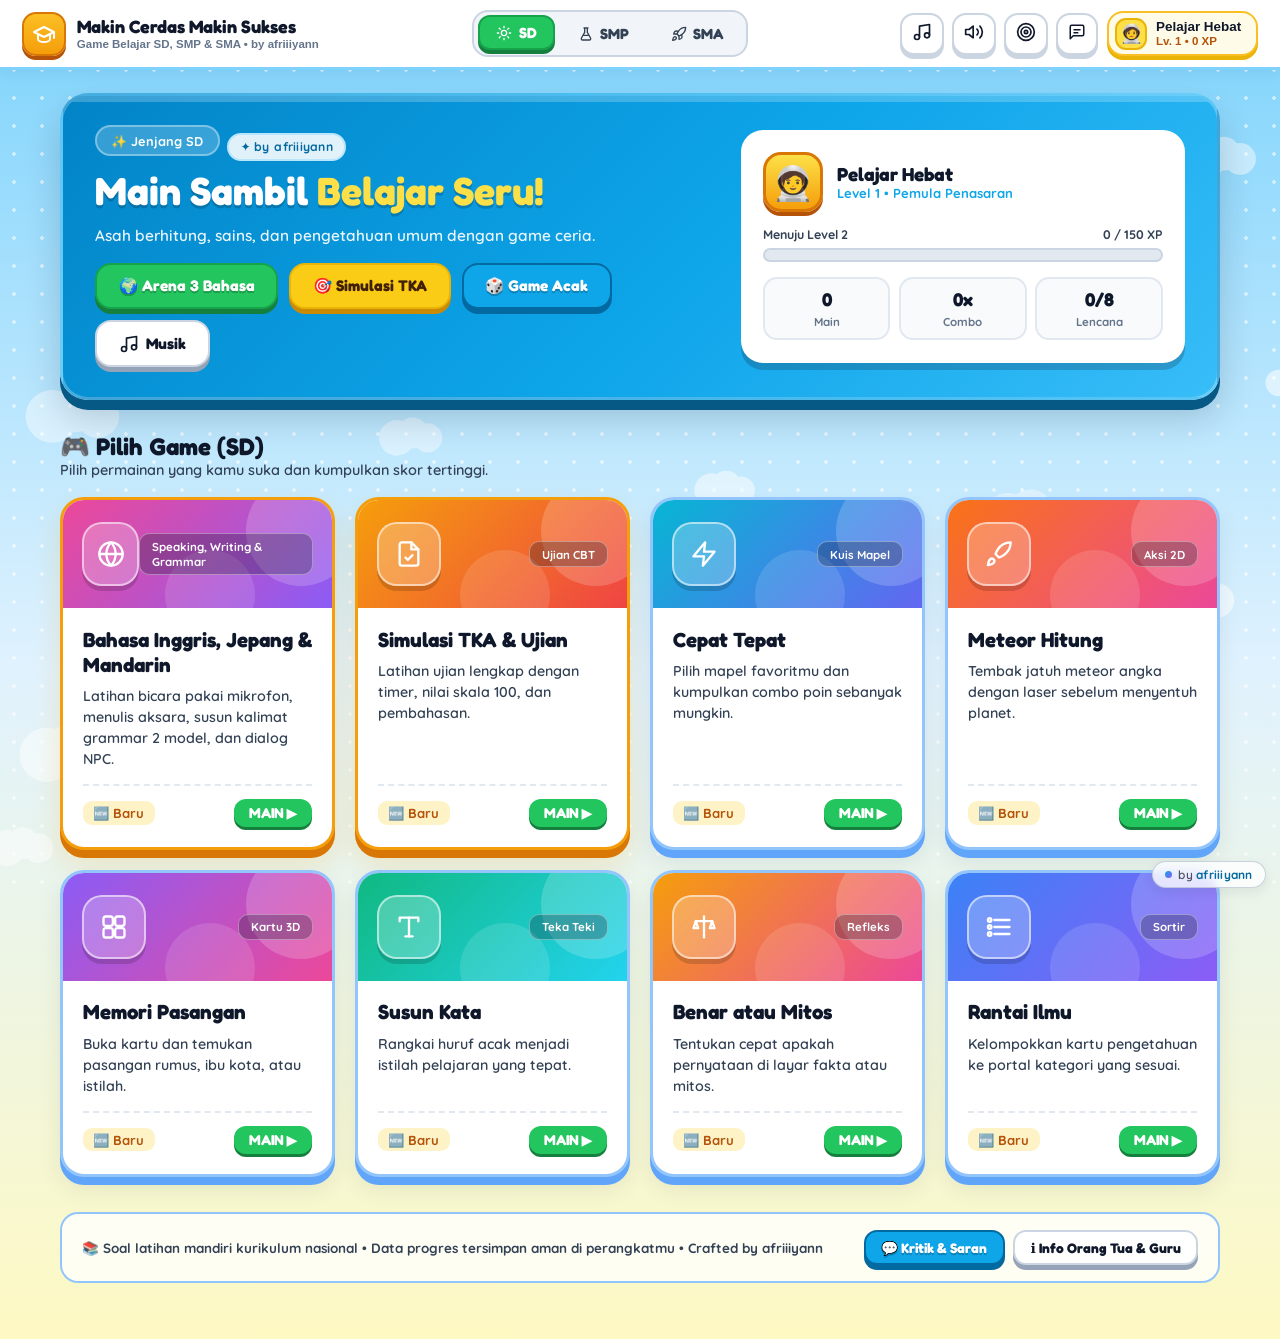
<file: index.html>
<!DOCTYPE html>
<html lang="id" data-grade="SD">
<head>
  <meta charset="UTF-8" />
  <meta name="viewport" content="width=device-width, initial-scale=1.0" />
  <meta name="theme-color" content="#0f172a" />
  <meta name="mobile-web-app-capable" content="yes" />
  <meta name="apple-mobile-web-app-capable" content="yes" />
  <title>Makin Cerdas Makin Sukses | Game Edukasi SD, SMP & SMA</title>
  <meta name="description" content="Game edukasi seru berbasis pengetahuan untuk pelajar SD, SMP, dan SMA. Lengkap dengan latihan soal, simulasi TKA, dan musik pilihan." />
  <meta property="og:title" content="Makin Cerdas Makin Sukses | Arena Game Edukasi SD, SMP & SMA" />
  <meta property="og:description" content="Platform game edukasi interaktif Kurikulum Merdeka, K13, simulasi TKA/ANBK/UTBK, dan Arena 3 Bahasa." />
  <meta property="og:type" content="website" />
  <link rel="icon" type="image/svg+xml" href="data:image/svg+xml,%3Csvg xmlns='http://www.w3.org/2000/svg' viewBox='0 0 64 64'%3E%3Crect width='64' height='64' rx='16' fill='%232563eb'/%3E%3Ctext x='50%25' y='54%25' dominant-baseline='middle' text-anchor='middle' font-size='36'%3E%F0%9F%8E%93%3C/text%3E%3C/svg%3E" />
  <link rel="preconnect" href="https://fonts.googleapis.com" />
  <link rel="preconnect" href="https://fonts.gstatic.com" crossorigin />
  <!-- SD: Fredoka + Quicksand | SMP: Rubik + Poppins | SMA: Chakra Petch + Rajdhani -->
  <link href="https://fonts.googleapis.com/css2?family=Chakra+Petch:wght@600;700&family=Fredoka:wght@600;700&family=Poppins:wght@500;600;700&family=Quicksand:wght@600;700&family=Rajdhani:wght@600;700&family=Rubik:wght@700;800&display=swap" rel="stylesheet" />
  <link rel="stylesheet" href="styles/main.css" />
  <link rel="stylesheet" href="styles/games.css" />
</head>
<body>
  <canvas id="bg-canvas" aria-hidden="true"></canvas>
  <canvas id="fx-canvas" aria-hidden="true"></canvas>

  <header class="topbar">
    <div class="topbar-left">
      <button id="btn-home-logo" class="brand" title="Kembali ke Beranda">
        <span class="brand-icon" id="brand-icon-slot"></span>
        <span class="brand-text">
          <strong>Makin Cerdas Makin Sukses</strong>
          <small id="brand-subtitle">Game Belajar SD, SMP &amp; SMA • by afriiiyann</small>
        </span>
      </button>
    </div>

    <div class="topbar-center">
      <div class="grade-pill-group" role="radiogroup" aria-label="Pilih Jenjang">
        <button class="grade-pill" data-grade="SD" aria-checked="true">
          <span class="grade-icon-slot" data-icon="sd"></span> SD
        </button>
        <button class="grade-pill" data-grade="SMP" aria-checked="false">
          <span class="grade-icon-slot" data-icon="smp"></span> SMP
        </button>
        <button class="grade-pill" data-grade="SMA" aria-checked="false">
          <span class="grade-icon-slot" data-icon="sma"></span> SMA
        </button>
      </div>
    </div>

    <div class="topbar-right">
      <button id="btn-music" class="icon-btn music-btn" title="Musik Latar" aria-label="Studio Musik">
        <span id="music-icon-slot"></span>
        <span id="music-eq" class="eq-bars hidden" aria-hidden="true">
          <i></i><i></i><i></i>
        </span>
      </button>
      <button id="btn-sound" class="icon-btn" title="Efek Suara" aria-label="Efek Suara">
        <span id="sound-icon"></span>
      </button>
      <button id="btn-quests" class="icon-btn badge-btn" title="Misi Harian" aria-label="Misi Harian">
        <span id="quest-icon-slot"></span>
        <span id="quest-dot" class="notif-dot hidden"></span>
      </button>
      <button id="btn-feedback" class="icon-btn" title="Kritik & Saran" aria-label="Kritik dan Saran">
        <span id="feedback-icon-slot"></span>
      </button>
      <button id="btn-profile" class="profile-chip" title="Profil & Lencana">
        <span id="nav-avatar" class="avatar-mini">🧑‍🚀</span>
        <div class="profile-chip-info">
          <span id="nav-name" class="chip-name">Pelajar</span>
          <span id="nav-level" class="chip-level">Lv. 1 • 0 XP</span>
        </div>
      </button>
    </div>
  </header>

  <main id="app-root" class="app-root"></main>

  <div id="toast-container" class="toast-container" aria-live="polite"></div>

  <div id="modal-backdrop" class="modal-backdrop hidden" role="dialog" aria-modal="true">
    <div id="modal-content" class="modal-card"></div>
  </div>

  <div class="watermark-pill" aria-hidden="true">
    <span class="watermark-dot"></span>
    <span>by <strong>afriiiyann</strong></span>
  </div>

  <script type="module" src="src/app.js"></script>
  <script defer src="https://static.cloudflareinsights.com/beacon.min.js" data-cf-beacon='{"token": "742f11b09d3942aa87ccdfd9c750c2f5"}'></script>
</body>
</html>
</file>
<file: styles/main.css>
/* =====================================================
   Makin Cerdas Makin Sukses v3.0 — Tactile Modern Game UI
   Inspired by Duolingo, Kahoot, Nintendo & Supercell UI
   Zero generic AI dark-glassmorphism!
   ===================================================== */

:root {
  --bg-page: linear-gradient(180deg, #bae6fd 0%, #e0f2fe 52%, #f0fdf4 100%);
  --bg-pattern: radial-gradient(rgba(14, 165, 233, 0.14) 1.5px, transparent 1.5px);
  --topbar-bg: #ffffff;
  --topbar-border: #cbd5e1;

  --card-bg: #ffffff;
  --card-border: #cbd5e1;
  --card-shadow: #cbd5e1;
  --panel-soft: #f1f5f9;

  --text-primary: #0f172a;
  --text-secondary: #334155;
  --text-muted: #64748b;

  /* Tactile Game Palette */
  --primary: #0284c7;
  --primary-dark: #0369a1;
  --success: #22c55e;
  --success-dark: #15803d;
  --amber: #f59e0b;
  --amber-dark: #b45309;
  --danger: #ef4444;
  --danger-dark: #b91c1c;
  --purple: #8b5cf6;
  --purple-dark: #6d28d9;
  --pink: #ec4899;
  --pink-dark: #be185d;

  /* Kahoot-style Option Colors */
  --opt-a: #ef4444; --opt-a-dark: #b91c1c;
  --opt-b: #3b82f6; --opt-b-dark: #1d4ed8;
  --opt-c: #f59e0b; --opt-c-dark: #b45309;
  --opt-d: #10b981; --opt-d-dark: #047857;

  --radius-sm: 12px;
  --radius-md: 18px;
  --radius-lg: 24px;
  --radius-pill: 999px;

  --font-display: 'Fredoka', system-ui, sans-serif;
  --font-body: 'Nunito', system-ui, sans-serif;
}

/* ====== WORLD 1: SD — Taman Langit Ceria (Fredoka + Quicksand) ====== */
html[data-grade="SD"] {
  --bg-page: linear-gradient(180deg, #7dd3fc 0%, #e0f2fe 50%, #fef9c3 100%);
  --bg-pattern: radial-gradient(rgba(255, 255, 255, 0.55) 2px, transparent 2px);
  --topbar-bg: #ffffff;
  --topbar-border: #7dd3fc;
  --card-border: #93c5fd;
  --card-shadow: #60a5fa;
  --primary: #0ea5e9;
  --primary-dark: #0369a1;
  --hero-bg: linear-gradient(135deg, #0284c7 0%, #0ea5e9 55%, #38bdf8 100%);
  --hero-shadow: #075985;
  --font-display: 'Fredoka', system-ui, sans-serif;
  --font-body: 'Quicksand', system-ui, sans-serif;
  --btn-text-shadow: 0 2px 0 rgba(0, 0, 0, 0.22);
}

/* ====== WORLD 2: SMP — Akademi Petualang (Rubik + Poppins) ====== */
html[data-grade="SMP"] {
  --bg-page: linear-gradient(180deg, #e0e7ff 0%, #eef2ff 55%, #ecfeff 100%);
  --bg-pattern: radial-gradient(rgba(99, 102, 241, 0.14) 1.5px, transparent 1.5px);
  --topbar-bg: #ffffff;
  --topbar-border: #c7d2fe;
  --card-border: #c7d2fe;
  --card-shadow: #a5b4fc;
  --primary: #4f46e5;
  --primary-dark: #3730a3;
  --hero-bg: linear-gradient(135deg, #4338ca 0%, #6366f1 60%, #06b6d4 100%);
  --hero-shadow: #312e81;
  --font-display: 'Rubik', system-ui, sans-serif;
  --font-body: 'Poppins', system-ui, sans-serif;
  --btn-text-shadow: 0 2px 0 rgba(0, 0, 0, 0.2);
}

/* ====== WORLD 3: SMA — Arena Juara (Chakra Petch + Rajdhani) ====== */
html[data-grade="SMA"] {
  --bg-page: linear-gradient(180deg, #f1f5f9 0%, #f8fafc 55%, #fff7ed 100%);
  --bg-pattern: linear-gradient(rgba(15, 23, 42, 0.04) 1px, transparent 1px), linear-gradient(90deg, rgba(15, 23, 42, 0.04) 1px, transparent 1px);
  --topbar-bg: #ffffff;
  --topbar-border: #cbd5e1;
  --card-border: #cbd5e1;
  --card-shadow: #94a3b8;
  --primary: #ea580c;
  --primary-dark: #9a3412;
  --hero-bg: linear-gradient(135deg, #0f172a 0%, #1e293b 62%, #c2410c 100%);
  --hero-shadow: #020617;
  --font-display: 'Chakra Petch', system-ui, sans-serif;
  --font-body: 'Rajdhani', system-ui, sans-serif;
  --btn-text-shadow: none;
}

*, *::before, *::after {
  box-sizing: border-box;
  margin: 0;
  padding: 0;
}

html, body {
  min-height: 100vh;
  background: var(--bg-page);
  color: var(--text-primary);
  font-family: var(--font-body);
  overflow-x: hidden;
  -webkit-font-smoothing: antialiased;
}

body::before {
  content: '';
  position: fixed;
  inset: 0;
  background-image: var(--bg-pattern);
  background-size: 28px 28px;
  pointer-events: none;
  z-index: 0;
}

/* Canvases */
#bg-canvas,
#fx-canvas {
  position: fixed;
  inset: 0;
  width: 100%;
  height: 100%;
  pointer-events: none;
}
#bg-canvas { z-index: 1; }
#fx-canvas { z-index: 900; }

/* =====================================================
   TOP NAVIGATION HUD BAR
   ===================================================== */
.topbar {
  position: sticky;
  top: 0;
  z-index: 100;
  display: flex;
  align-items: center;
  justify-content: space-between;
  gap: 0.85rem;
  padding: 0.65rem 1.4rem;
  background: var(--topbar-bg);
  border-bottom: 3px solid var(--topbar-border);
  box-shadow: 0 4px 14px rgba(15, 23, 42, 0.06);
}

.brand {
  display: flex;
  align-items: center;
  gap: 0.65rem;
  background: none;
  border: none;
  color: inherit;
  cursor: pointer;
  text-align: left;
  transition: transform 0.18s cubic-bezier(0.34, 1.56, 0.64, 1);
}

.brand:hover { transform: scale(1.03); }

.brand-icon {
  display: grid;
  place-items: center;
  width: 44px;
  height: 44px;
  border-radius: 14px;
  background: linear-gradient(180deg, #fbbf24 0%, #f59e0b 100%);
  color: #fff;
  border: 2px solid #d97706;
  box-shadow: 0 4px 0 #b45309;
  flex-shrink: 0;
}

.brand-text strong {
  display: block;
  font-family: var(--font-display);
  font-size: 1.12rem;
  line-height: 1.15;
  color: var(--text-primary);
  font-weight: 700;
}

.brand-text small {
  display: block;
  font-size: 0.72rem;
  color: var(--text-muted);
  font-weight: 700;
}

/* Tactile 3D Grade Switcher */
.grade-pill-group {
  display: inline-flex;
  background: #f1f5f9;
  border: 2px solid #cbd5e1;
  border-radius: 16px;
  padding: 4px;
  gap: 4px;
}

.grade-pill {
  border: 2px solid transparent;
  background: transparent;
  color: var(--text-secondary);
  font-family: var(--font-display);
  font-weight: 700;
  font-size: 0.92rem;
  padding: 0.42rem 1.05rem;
  border-radius: 12px;
  cursor: pointer;
  display: inline-flex;
  align-items: center;
  gap: 0.38rem;
  transition: all 0.16s ease;
}

.grade-icon-slot { display: inline-flex; align-items: center; }

.grade-pill:hover:not(.active) {
  background: #e2e8f0;
  color: var(--text-primary);
}

.grade-pill.active[data-grade="SD"] {
  background: #22c55e;
  color: #fff;
  border-color: #16a34a;
  box-shadow: 0 4px 0 #15803d;
  transform: translateY(-1px);
}

.grade-pill.active[data-grade="SMP"] {
  background: #4f46e5;
  color: #fff;
  border-color: #4338ca;
  box-shadow: 0 4px 0 #312e81;
  transform: translateY(-1px);
}

.grade-pill.active[data-grade="SMA"] {
  background: #ea580c;
  color: #fff;
  border-color: #c2410c;
  box-shadow: 0 4px 0 #9a3412;
  transform: translateY(-1px);
}

/* Topbar Right Game Buttons */
.topbar-right {
  display: flex;
  align-items: center;
  gap: 0.55rem;
}

.icon-btn {
  position: relative;
  min-width: 42px;
  height: 42px;
  padding: 0 0.6rem;
  border-radius: 14px;
  border: 2px solid #cbd5e1;
  background: #ffffff;
  color: var(--text-primary);
  box-shadow: 0 4px 0 #cbd5e1;
  cursor: pointer;
  display: inline-flex;
  align-items: center;
  justify-content: center;
  gap: 0.35rem;
  transition: transform 0.12s, box-shadow 0.12s, background 0.15s;
}

.icon-btn:hover {
  background: #f8fafc;
  transform: translateY(-1px);
}

.icon-btn:active {
  transform: translateY(3px);
  box-shadow: 0 1px 0 #cbd5e1;
}

.icon-btn.playing {
  background: #dcfce7;
  border-color: #22c55e;
  color: #15803d;
  box-shadow: 0 4px 0 #16a34a;
}

.eq-bars {
  display: inline-flex;
  align-items: flex-end;
  gap: 2px;
  height: 14px;
}

.eq-bars i {
  display: block;
  width: 3px;
  background: #16a34a;
  border-radius: 2px;
  animation: eqBounce 0.65s ease-in-out infinite alternate;
}
.eq-bars i:nth-child(2) { animation-delay: 0.18s; }
.eq-bars i:nth-child(3) { animation-delay: 0.36s; }

@keyframes eqBounce {
  from { height: 4px; }
  to { height: 14px; }
}

.notif-dot {
  position: absolute;
  top: -3px;
  right: -3px;
  width: 12px;
  height: 12px;
  border-radius: 50%;
  background: #ef4444;
  border: 2px solid #fff;
  animation: pulseDot 1.4s infinite;
}

.profile-chip {
  display: flex;
  align-items: center;
  gap: 0.55rem;
  padding: 0.3rem 0.9rem 0.3rem 0.38rem;
  border-radius: 16px;
  border: 2px solid #fbbf24;
  background: #fefce8;
  box-shadow: 0 4px 0 #eab308;
  color: var(--text-primary);
  cursor: pointer;
  transition: transform 0.12s, box-shadow 0.12s;
}

.profile-chip:hover { transform: translateY(-1px); }
.profile-chip:active { transform: translateY(3px); box-shadow: 0 1px 0 #eab308; }

.avatar-mini {
  width: 32px;
  height: 32px;
  border-radius: 11px;
  background: #fde047;
  border: 2px solid #eab308;
  display: grid;
  place-items: center;
  font-size: 1.15rem;
}

.profile-chip-info { text-align: left; line-height: 1.15; }
.chip-name { display: block; font-weight: 800; font-size: 0.84rem; color: #0f172a; }
.chip-level { display: block; font-size: 0.72rem; color: #b45309; font-weight: 800; }

/* =====================================================
   MAIN VIEWPORT & GAME LOBBY HERO
   ===================================================== */
.app-root {
  position: relative;
  z-index: 10;
  max-width: 1200px;
  margin: 0 auto;
  padding: 1.4rem 1.25rem 3.5rem;
}

.hero-banner {
  position: relative;
  overflow: hidden;
  border-radius: 28px;
  padding: 1.85rem 2rem;
  background: var(--hero-bg);
  color: #ffffff;
  border: 3px solid rgba(255, 255, 255, 0.25);
  box-shadow: 0 10px 0 var(--hero-shadow), 0 18px 34px rgba(15, 23, 42, 0.18);
  display: grid;
  grid-template-columns: 1.4fr 1fr;
  gap: 1.5rem;
  align-items: center;
  margin-bottom: 2rem;
  animation: slideUpFade 0.4s ease-out;
}

.hero-banner::after {
  content: '';
  position: absolute;
  top: 0;
  left: 0;
  right: 0;
  height: 6px;
  background: rgba(255, 255, 255, 0.22);
}

.hero-badge {
  display: inline-flex;
  align-items: center;
  gap: 0.45rem;
  padding: 0.35rem 0.9rem;
  border-radius: var(--radius-pill);
  font-size: 0.8rem;
  font-weight: 800;
  background: rgba(255, 255, 255, 0.2);
  border: 2px solid rgba(255, 255, 255, 0.35);
  color: #fff;
  margin-bottom: 0.75rem;
}

.hero-title {
  font-family: var(--font-display);
  font-size: clamp(1.65rem, 3.1vw, 2.45rem);
  line-height: 1.15;
  margin-bottom: 0.65rem;
  text-shadow: 0 3px 0 rgba(0, 0, 0, 0.18);
}

.hero-title .gradient-word {
  color: #fde047;
}

.hero-desc {
  color: rgba(255, 255, 255, 0.92);
  font-size: 0.96rem;
  line-height: 1.5;
  max-width: 560px;
  margin-bottom: 1rem;
  font-weight: 600;
}

.curriculum-tags {
  display: flex;
  flex-wrap: wrap;
  gap: 0.4rem;
  margin-bottom: 1.2rem;
}

.curr-pill {
  font-size: 0.73rem;
  font-weight: 800;
  padding: 0.24rem 0.7rem;
  border-radius: 10px;
  background: rgba(15, 23, 42, 0.24);
  border: 1.5px solid rgba(255, 255, 255, 0.28);
  color: #fff;
}

.hero-actions {
  display: flex;
  flex-wrap: wrap;
  gap: 0.7rem;
}

/* Player Trophy Card in Lobby */
.hero-stats-card {
  background: #ffffff;
  color: var(--text-primary);
  border: 3px solid rgba(255, 255, 255, 0.9);
  border-radius: 22px;
  padding: 1.2rem;
  box-shadow: 0 7px 0 rgba(15, 23, 42, 0.22);
}

.stats-header {
  display: flex;
  align-items: center;
  gap: 0.85rem;
  margin-bottom: 0.95rem;
}

.hero-avatar-big {
  width: 60px;
  height: 60px;
  border-radius: 18px;
  background: linear-gradient(180deg, #fde047 0%, #f59e0b 100%);
  border: 3px solid #d97706;
  box-shadow: 0 4px 0 #b45309;
  display: grid;
  place-items: center;
  font-size: 2.1rem;
  animation: mascotBounce 2.6s ease-in-out infinite;
}

@keyframes mascotBounce {
  0%, 100% { transform: translateY(0) rotate(0deg); }
  50% { transform: translateY(-6px) rotate(-4deg); }
}

.stats-title {
  font-family: var(--font-display);
  font-size: 1.18rem;
  font-weight: 700;
  color: #0f172a;
}

.stats-rank {
  font-size: 0.82rem;
  color: var(--primary);
  font-weight: 800;
}

.xp-bar-wrap { margin-bottom: 0.95rem; }

.xp-bar-labels {
  display: flex;
  justify-content: space-between;
  font-size: 0.78rem;
  color: var(--text-secondary);
  margin-bottom: 0.35rem;
  font-weight: 800;
}

.xp-bar-track {
  height: 14px;
  border-radius: var(--radius-pill);
  background: #e2e8f0;
  border: 2px solid #cbd5e1;
  overflow: hidden;
  padding: 1px;
}

.xp-bar-fill {
  height: 100%;
  border-radius: var(--radius-pill);
  background: linear-gradient(180deg, #4ade80 0%, #22c55e 100%);
  transition: width 0.55s cubic-bezier(0.34, 1.56, 0.64, 1);
}

.mini-stats-grid {
  display: grid;
  grid-template-columns: repeat(3, 1fr);
  gap: 0.55rem;
}

.mini-stat {
  background: #f8fafc;
  border: 2px solid #e2e8f0;
  border-radius: 14px;
  padding: 0.55rem 0.45rem;
  text-align: center;
}

.mini-stat strong {
  display: block;
  font-family: var(--font-display);
  font-size: 1.15rem;
  color: #0f172a;
}

.mini-stat span {
  font-size: 0.72rem;
  color: var(--text-muted);
  font-weight: 700;
}

/* Section Heading */
.section-head {
  display: flex;
  align-items: flex-end;
  justify-content: space-between;
  flex-wrap: wrap;
  gap: 0.75rem;
  margin-bottom: 1.15rem;
}

.section-head h2 {
  font-family: var(--font-display);
  font-size: 1.5rem;
  color: var(--text-primary);
  display: flex;
  align-items: center;
  gap: 0.5rem;
}

.section-head p {
  font-size: 0.9rem;
  color: var(--text-secondary);
  font-weight: 600;
}

/* =====================================================
   COLLECTIBLE ARCADE GAME TILES
   ===================================================== */
.games-grid {
  display: grid;
  grid-template-columns: repeat(auto-fill, minmax(270px, 1fr));
  gap: 1.25rem;
}

.game-card {
  position: relative;
  overflow: hidden;
  border-radius: 24px;
  background: var(--card-bg);
  border: 3px solid var(--card-border);
  box-shadow: 0 8px 0 var(--card-shadow), 0 12px 24px rgba(15, 23, 42, 0.08);
  display: flex;
  flex-direction: column;
  cursor: pointer;
  transition: transform 0.2s cubic-bezier(0.34, 1.56, 0.64, 1), box-shadow 0.2s;
  animation: slideUpFade 0.42s ease-out backwards;
}

.game-card.featured-tka {
  border-color: #f59e0b;
  box-shadow: 0 8px 0 #d97706, 0 14px 28px rgba(245, 158, 11, 0.2);
}

.game-card:hover {
  transform: translateY(-6px);
  box-shadow: 0 13px 0 var(--card-shadow), 0 18px 30px rgba(15, 23, 42, 0.14);
}

.game-card.featured-tka:hover {
  box-shadow: 0 13px 0 #d97706, 0 20px 32px rgba(245, 158, 11, 0.26);
}

.game-card:active {
  transform: translateY(3px);
  box-shadow: 0 3px 0 var(--card-shadow);
}

/* Illustrated Game Banner Header */
.game-card-banner {
  position: relative;
  height: 108px;
  padding: 1rem 1.2rem;
  background: var(--card-bg-banner, linear-gradient(135deg, #0ea5e9, #3b82f6));
  display: flex;
  align-items: center;
  justify-content: space-between;
  overflow: hidden;
}

.game-card-banner::before {
  content: '';
  position: absolute;
  top: -24px;
  right: -24px;
  width: 110px;
  height: 110px;
  border-radius: 50%;
  background: rgba(255, 255, 255, 0.18);
}

.game-card-banner::after {
  content: '';
  position: absolute;
  bottom: -32px;
  left: 38%;
  width: 90px;
  height: 90px;
  border-radius: 50%;
  background: rgba(255, 255, 255, 0.12);
}

.game-icon-box {
  position: relative;
  z-index: 2;
  width: 64px;
  height: 64px;
  border-radius: 20px;
  display: grid;
  place-items: center;
  color: #fff;
  background: rgba(255, 255, 255, 0.24);
  border: 2.5px solid rgba(255, 255, 255, 0.55);
  box-shadow: 0 5px 0 rgba(0, 0, 0, 0.16);
  transition: transform 0.25s cubic-bezier(0.34, 1.56, 0.64, 1);
}

.game-card:hover .game-icon-box {
  transform: rotate(-8deg) scale(1.1);
}

.game-tag {
  position: relative;
  z-index: 2;
  font-size: 0.72rem;
  font-weight: 800;
  padding: 0.3rem 0.75rem;
  border-radius: 10px;
  background: rgba(15, 23, 42, 0.28);
  color: #ffffff;
  border: 1.5px solid rgba(255, 255, 255, 0.35);
}

.game-card-body {
  padding: 1.15rem 1.25rem 1.25rem;
  display: flex;
  flex-direction: column;
  gap: 0.6rem;
  flex: 1;
}

.game-card h3 {
  font-family: var(--font-display);
  font-size: 1.28rem;
  color: #0f172a;
}

.game-card p {
  color: var(--text-secondary);
  font-size: 0.89rem;
  line-height: 1.48;
  flex: 1;
  font-weight: 600;
}

.game-card-footer {
  display: flex;
  align-items: center;
  justify-content: space-between;
  padding-top: 0.8rem;
  margin-top: 0.25rem;
  border-top: 2px dashed #e2e8f0;
  font-size: 0.82rem;
}

.best-score {
  color: #b45309;
  font-weight: 800;
  background: #fef3c7;
  padding: 0.24rem 0.65rem;
  border-radius: 9px;
}

.play-cta {
  display: inline-flex;
  align-items: center;
  gap: 0.3rem;
  font-family: var(--font-display);
  font-weight: 700;
  font-size: 0.9rem;
  padding: 0.35rem 0.9rem;
  border-radius: 12px;
  background: #22c55e;
  color: #fff;
  box-shadow: 0 3px 0 #15803d;
  transition: transform 0.15s;
}

.game-card:hover .play-cta { transform: scale(1.06); }

/* =====================================================
   TACTILE 3D PUSH BUTTONS (Duolingo / Nintendo Style)
   ===================================================== */
.btn {
  display: inline-flex;
  align-items: center;
  justify-content: center;
  gap: 0.48rem;
  padding: 0.72rem 1.35rem;
  border-radius: 16px;
  border: 2px solid transparent;
  font-family: var(--font-display);
  font-weight: 700;
  font-size: 0.96rem;
  cursor: pointer;
  transition: transform 0.12s ease, box-shadow 0.12s ease, filter 0.15s;
}

.btn:hover:not(:disabled) {
  transform: translateY(-2px);
  filter: brightness(1.04);
}

.btn:active:not(:disabled) {
  transform: translateY(3px);
  box-shadow: 0 1px 0 rgba(0, 0, 0, 0.25) !important;
}

.btn:disabled { opacity: 0.45; cursor: not-allowed; }

.btn-primary {
  background: var(--primary);
  color: #fff;
  border-color: var(--primary-dark);
  box-shadow: 0 5px 0 var(--primary-dark);
  text-shadow: var(--btn-text-shadow, none);
}

.btn-secondary {
  background: #ffffff;
  color: #0f172a;
  border-color: #cbd5e1;
  box-shadow: 0 5px 0 #94a3b8;
}

.btn-success {
  background: #22c55e;
  color: #fff;
  border-color: #16a34a;
  box-shadow: 0 5px 0 #15803d;
  text-shadow: var(--btn-text-shadow, none);
}

.btn-danger {
  background: #ef4444;
  color: #fff;
  border-color: #dc2626;
  box-shadow: 0 5px 0 #b91c1c;
  text-shadow: var(--btn-text-shadow, none);
}

.btn-amber {
  background: #facc15;
  color: #422006;
  border-color: #eab308;
  box-shadow: 0 5px 0 #ca8a04;
}

/* Tabular numbers so scores, timers, XP never jitter */
.chip-level,
.xp-bar-labels,
.mini-stat strong,
.best-score {
  font-variant-numeric: tabular-nums;
}

.btn-sm {
  padding: 0.48rem 0.95rem;
  font-size: 0.86rem;
  border-radius: 13px;
}

/* =====================================================
   MODALS (Crisp Game Dialog Boxes)
   ===================================================== */
.modal-backdrop {
  position: fixed;
  inset: 0;
  z-index: 500;
  background: rgba(15, 23, 42, 0.62);
  backdrop-filter: blur(4px);
  display: grid;
  place-items: center;
  padding: 1rem;
  animation: fadeIn 0.18s ease;
}

.modal-backdrop.hidden { display: none; }

.modal-card {
  width: 100%;
  max-width: 590px;
  max-height: 88vh;
  overflow-y: auto;
  background: #ffffff;
  color: var(--text-primary);
  border: 3px solid #cbd5e1;
  border-radius: 26px;
  padding: 1.55rem;
  box-shadow: 0 10px 0 #94a3b8, 0 24px 50px rgba(15, 23, 42, 0.35);
  animation: popIn 0.24s cubic-bezier(0.34, 1.56, 0.64, 1);
}

.modal-header {
  display: flex;
  align-items: center;
  justify-content: space-between;
  margin-bottom: 1.1rem;
  padding-bottom: 0.75rem;
  border-bottom: 2px solid #e2e8f0;
}

.modal-header h2 {
  font-family: var(--font-display);
  font-size: 1.35rem;
  display: flex;
  align-items: center;
  gap: 0.5rem;
}

.modal-close {
  width: 36px;
  height: 36px;
  border-radius: 12px;
  border: 2px solid #cbd5e1;
  background: #f1f5f9;
  color: #334155;
  font-weight: 800;
  cursor: pointer;
  font-size: 1rem;
}
.modal-close:hover { background: #fee2e2; color: #b91c1c; border-color: #fca5a5; }

/* Music Studio Modal */
.music-track-list {
  display: flex;
  flex-direction: column;
  gap: 0.55rem;
  margin-bottom: 1.1rem;
}

.music-track-card {
  display: flex;
  align-items: center;
  justify-content: space-between;
  gap: 0.75rem;
  padding: 0.78rem 1rem;
  border-radius: 16px;
  border: 2px solid #e2e8f0;
  background: #f8fafc;
  cursor: pointer;
  transition: all 0.16s;
}

.music-track-card:hover {
  border-color: var(--primary);
  background: #f0f9ff;
}

.music-track-card.active {
  border-color: #22c55e;
  background: #f0fdf4;
  box-shadow: 0 3px 0 #86efac;
}

.music-custom-box {
  padding: 1rem;
  border-radius: 16px;
  border: 2px dashed #94a3b8;
  background: #f8fafc;
  margin-bottom: 0.6rem;
}

.volume-row {
  display: flex;
  align-items: center;
  gap: 0.75rem;
  margin: 0.85rem 0;
}

.volume-row input[type="range"] {
  flex: 1;
  accent-color: var(--primary);
}

/* Avatar Picker & Badges */
.avatar-grid {
  display: grid;
  grid-template-columns: repeat(6, 1fr);
  gap: 0.55rem;
  margin: 0.6rem 0 1.1rem;
}

.avatar-option {
  aspect-ratio: 1;
  border-radius: 14px;
  border: 2.5px solid #e2e8f0;
  background: #f8fafc;
  font-size: 1.6rem;
  cursor: pointer;
  display: grid;
  place-items: center;
  transition: all 0.15s;
}

.avatar-option.selected {
  border-color: var(--primary);
  background: #e0f2fe;
  box-shadow: 0 3px 0 var(--primary);
  transform: scale(1.06);
}

.text-input {
  width: 100%;
  padding: 0.72rem 1rem;
  border-radius: 14px;
  border: 2px solid #cbd5e1;
  background: #f8fafc;
  color: #0f172a;
  font-family: var(--font-body);
  font-size: 0.96rem;
  font-weight: 700;
  outline: none;
}

.text-input:focus {
  border-color: var(--primary);
  background: #ffffff;
  box-shadow: 0 0 0 3px rgba(14, 165, 233, 0.2);
}

.badges-grid {
  display: grid;
  grid-template-columns: repeat(auto-fill, minmax(148px, 1fr));
  gap: 0.7rem;
  margin-top: 0.8rem;
}

.badge-item {
  border-radius: 16px;
  padding: 0.78rem;
  border: 2px solid #e2e8f0;
  background: #f8fafc;
  text-align: center;
}

.badge-item.unlocked {
  border-color: #f59e0b;
  background: #fefce8;
  box-shadow: 0 4px 0 #fde047;
}

.badge-item.locked {
  opacity: 0.52;
  filter: grayscale(0.85);
}

.badge-item .b-icon { font-size: 1.85rem; display: block; margin-bottom: 0.25rem; }
.badge-item strong { display: block; font-size: 0.82rem; margin-bottom: 0.15rem; color: #0f172a; }
.badge-item small { font-size: 0.72rem; color: var(--text-muted); font-weight: 600; }

/* Quests */
.quest-list { display: flex; flex-direction: column; gap: 0.75rem; }

.quest-row {
  background: #f8fafc;
  border: 2px solid #e2e8f0;
  border-radius: 16px;
  padding: 0.9rem 1rem;
  display: flex;
  align-items: center;
  justify-content: space-between;
  gap: 0.8rem;
}

.quest-row.done {
  border-color: #22c55e;
  background: #f0fdf4;
}

.quest-bar {
  height: 9px;
  border-radius: 99px;
  background: #e2e8f0;
  margin-top: 0.45rem;
  overflow: hidden;
  width: 220px;
  max-width: 100%;
}

.quest-bar-fill {
  height: 100%;
  background: linear-gradient(90deg, #22c55e, #0ea5e9);
}

/* Toasts */
.toast-container {
  position: fixed;
  bottom: 1.4rem;
  right: 1.4rem;
  z-index: 950;
  display: flex;
  flex-direction: column;
  gap: 0.6rem;
  pointer-events: none;
}

.toast {
  background: #0f172a;
  border: 2px solid #fbbf24;
  color: #fff;
  padding: 0.78rem 1.2rem;
  border-radius: 16px;
  box-shadow: 0 6px 0 #334155, 0 12px 28px rgba(15, 23, 42, 0.28);
  font-weight: 800;
  font-size: 0.9rem;
  display: flex;
  align-items: center;
  gap: 0.55rem;
  animation: toastSlideIn 0.3s cubic-bezier(0.34, 1.56, 0.64, 1);
}

.toast.fade-out { opacity: 0; transform: translateY(10px); transition: all 0.28s ease; }

/* Keyframes */
@keyframes slideUpFade {
  from { opacity: 0; transform: translateY(16px); }
  to { opacity: 1; transform: translateY(0); }
}
@keyframes fadeIn { from { opacity: 0; } to { opacity: 1; } }
@keyframes popIn {
  from { opacity: 0; transform: scale(0.9); }
  to { opacity: 1; transform: scale(1); }
}
@keyframes pulseDot {
  0%, 100% { transform: scale(1); }
  50% { transform: scale(1.25); }
}
@keyframes toastSlideIn {
  from { opacity: 0; transform: translateX(30px) scale(0.95); }
  to { opacity: 1; transform: translateX(0) scale(1); }
}
@keyframes shake {
  0%, 100% { transform: translateX(0); }
  20% { transform: translateX(-8px); }
  40% { transform: translateX(8px); }
  60% { transform: translateX(-6px); }
  80% { transform: translateX(6px); }
}

.anim-shake { animation: shake 0.36s ease; }
.hidden { display: none !important; }

/* Lobby Footer & Info Cards */
.lobby-footer {
  margin-top: 2.2rem;
  padding: 1rem 1.25rem;
  border-radius: 18px;
  background: rgba(255, 255, 255, 0.78);
  border: 2px solid var(--card-border);
  display: flex;
  align-items: center;
  justify-content: space-between;
  flex-wrap: wrap;
  gap: 0.75rem;
  font-size: 0.84rem;
  color: var(--text-secondary);
  font-weight: 700;
}

.info-list {
  display: flex;
  flex-direction: column;
  gap: 0.75rem;
}

.info-card {
  padding: 0.9rem 1rem;
  border-radius: 16px;
  background: #f8fafc;
  border: 2px solid #e2e8f0;
}

.info-card strong {
  display: block;
  font-family: var(--font-display);
  font-size: 0.98rem;
  color: #0f172a;
  margin-bottom: 0.25rem;
}

.info-card p {
  font-size: 0.86rem;
  color: #475569;
  line-height: 1.48;
  font-weight: 600;
}

@media (max-width: 860px) {
  .topbar { flex-wrap: wrap; padding: 0.65rem 1rem; }
  .topbar-center { order: 3; width: 100%; display: flex; justify-content: center; }
  .hero-banner { grid-template-columns: 1fr; padding: 1.4rem; }
}

.footer-actions {
  display: flex;
  flex-wrap: wrap;
  gap: 0.55rem;
  align-items: center;
}

.feedback-shield-banner {
  display: flex;
  align-items: flex-start;
  gap: 0.65rem;
  padding: 0.75rem 0.95rem;
  border-radius: 14px;
  background: #f0fdf4;
  border: 2px solid #86efac;
  color: #14532d;
  font-size: 0.84rem;
  line-height: 1.45;
  margin-bottom: 0.95rem;
}

.feedback-form {
  display: flex;
  flex-direction: column;
  gap: 0.75rem;
}

.feedback-row {
  display: grid;
  grid-template-columns: repeat(2, minmax(0, 1fr));
  gap: 0.75rem;
}

@media (max-width: 560px) {
  .feedback-row {
    grid-template-columns: 1fr;
  }
}

.feedback-label {
  display: block;
  font-size: 0.82rem;
  font-weight: 800;
  color: var(--text-secondary);
  margin-bottom: 0.3rem;
}

.feedback-input,
.feedback-select,
.feedback-textarea {
  width: 100%;
  border: 2px solid var(--card-border);
  border-radius: 12px;
  padding: 0.58rem 0.8rem;
  font-family: inherit;
  font-size: 0.92rem;
  font-weight: 600;
  color: var(--text-primary);
  background: #ffffff;
  transition: border-color 0.15s ease, box-shadow 0.15s ease;
}

.feedback-input:focus,
.feedback-select:focus,
.feedback-textarea:focus {
  outline: none;
  border-color: var(--primary);
  box-shadow: 0 0 0 3px rgba(2, 132, 199, 0.15);
}

.feedback-textarea {
  resize: vertical;
  min-height: 92px;
}

.feedback-char-row {
  display: flex;
  justify-content: space-between;
  align-items: center;
  margin-top: 0.25rem;
  font-size: 0.78rem;
  color: var(--text-muted);
}

.star-picker {
  display: inline-flex;
  gap: 0.35rem;
  align-items: center;
}

.star-btn {
  border: 2px solid var(--card-border);
  background: #f8fafc;
  color: #94a3b8;
  border-radius: 10px;
  width: 38px;
  height: 36px;
  font-size: 1.15rem;
  line-height: 1;
  cursor: pointer;
  transition: transform 0.12s ease, border-color 0.12s ease, color 0.12s ease, background 0.12s ease;
}

.star-btn.active {
  background: #fef3c7;
  border-color: #f59e0b;
  color: #d97706;
  transform: translateY(-1px);
}

.hp-trap {
  position: absolute;
  left: -9999px;
  width: 1px;
  height: 1px;
  opacity: 0;
  pointer-events: none;
}

.feedback-alert {
  padding: 0.65rem 0.85rem;
  border-radius: 12px;
  font-size: 0.86rem;
  font-weight: 700;
}

.feedback-alert.is-error {
  background: #fef2f2;
  border: 2px solid #fca5a5;
  color: #991b1b;
}

.feedback-alert.is-success {
  background: #f0fdf4;
  border: 2px solid #86efac;
  color: #166534;
}

.feedback-list-head {
  display: flex;
  justify-content: space-between;
  align-items: center;
  flex-wrap: wrap;
  gap: 0.5rem;
  margin-top: 1.15rem;
  padding-top: 0.95rem;
  border-top: 2px dashed var(--card-border);
}

.feedback-source-pill {
  display: inline-flex;
  align-items: center;
  gap: 0.35rem;
  padding: 0.25rem 0.65rem;
  border-radius: 999px;
  font-size: 0.75rem;
  font-weight: 800;
  background: #e0f2fe;
  color: #0369a1;
}

.feedback-list {
  display: flex;
  flex-direction: column;
  gap: 0.65rem;
  margin-top: 0.65rem;
}

.feedback-item {
  background: var(--panel-soft);
  border: 2px solid #e2e8f0;
  border-radius: 14px;
  padding: 0.75rem 0.9rem;
}

.feedback-item-top {
  display: flex;
  justify-content: space-between;
  align-items: center;
  flex-wrap: wrap;
  gap: 0.4rem;
  margin-bottom: 0.35rem;
}

.feedback-author {
  font-weight: 800;
  font-size: 0.88rem;
  color: var(--text-primary);
}

.feedback-meta {
  font-size: 0.75rem;
  font-weight: 700;
  color: var(--text-muted);
}

.feedback-stars {
  font-size: 0.82rem;
  color: #d97706;
  font-weight: 800;
}

.feedback-body {
  font-size: 0.88rem;
  color: var(--text-secondary);
  line-height: 1.48;
  white-space: pre-wrap;
  word-break: break-word;
}

.hero-badge-row {
  display: flex;
  flex-wrap: wrap;
  align-items: center;
  gap: 0.45rem;
}

.creator-badge {
  display: inline-flex;
  align-items: center;
  gap: 0.3rem;
  padding: 0.3rem 0.72rem;
  border-radius: 999px;
  font-size: 0.76rem;
  font-weight: 700;
  color: var(--primary-dark);
  background: rgba(255, 255, 255, 0.88);
  border: 2px solid #bae6fd;
  box-shadow: 0 2px 0 rgba(2, 132, 199, 0.14);
  letter-spacing: 0.02em;
}

.watermark-pill {
  position: fixed;
  right: 14px;
  bottom: 12px;
  z-index: 40;
  pointer-events: none;
  user-select: none;
  display: inline-flex;
  align-items: center;
  gap: 0.38rem;
  padding: 0.32rem 0.78rem;
  border-radius: 999px;
  background: rgba(255, 255, 255, 0.78);
  backdrop-filter: blur(6px);
  border: 1.5px solid rgba(148, 163, 184, 0.48);
  box-shadow: 0 4px 12px rgba(15, 23, 42, 0.08);
  color: rgba(15, 23, 42, 0.72);
  font-size: 0.74rem;
  font-weight: 600;
  letter-spacing: 0.02em;
}

.watermark-pill strong {
  color: var(--primary-dark);
  font-weight: 800;
}

.watermark-dot {
  width: 7px;
  height: 7px;
  border-radius: 50%;
  background: linear-gradient(135deg, var(--primary), var(--purple));
  display: inline-block;
}

.modal-watermark {
  margin-top: 1.15rem;
  padding-top: 0.75rem;
  border-top: 1.5px dashed #cbd5e1;
  text-align: center;
  font-size: 0.74rem;
  font-weight: 700;
  color: var(--text-muted);
  letter-spacing: 0.03em;
  user-select: none;
}

@media (max-width: 600px) {
  .watermark-pill {
    right: 8px;
    bottom: 8px;
    padding: 0.24rem 0.58rem;
    font-size: 0.66rem;
    opacity: 0.84;
  }
}
</file>
<file: styles/games.css>
/* =====================================================
   Makin Cerdas Makin Sukses v3.0 — Tactile In-Game UI
   Crisp boards, 3D Kahoot-style buttons, bright arcade feel
   ===================================================== */

.game-shell {
  animation: slideUpFade 0.3s ease-out;
}

/* In-Game HUD Bar */
.game-hud {
  display: flex;
  align-items: center;
  justify-content: space-between;
  flex-wrap: wrap;
  gap: 0.7rem;
  padding: 0.8rem 1.1rem;
  border-radius: 20px;
  background: #ffffff;
  border: 3px solid var(--card-border);
  box-shadow: 0 6px 0 var(--card-shadow);
  margin-bottom: 1.15rem;
}

.hud-group {
  display: flex;
  align-items: center;
  gap: 0.6rem;
  flex-wrap: wrap;
}

.hud-pill {
  display: inline-flex;
  align-items: center;
  gap: 0.38rem;
  padding: 0.42rem 0.85rem;
  border-radius: 13px;
  background: #f1f5f9;
  border: 2px solid #cbd5e1;
  color: #0f172a;
  font-family: var(--font-display);
  font-weight: 700;
  font-size: 0.9rem;
  font-variant-numeric: tabular-nums;
}

.hud-pill.score { background: #fef9c3; border-color: #facc15; color: #854d0e; }
.hud-pill.streak { background: #ffedd5; border-color: #fb923c; color: #9a3412; }
.hud-pill.lives { background: #ffe4e6; border-color: #fda4af; color: #be123c; }
.hud-pill.timer { background: #e0f2fe; border-color: #38bdf8; color: #0369a1; }

/* Main Game Stage Board */
.game-stage {
  background: #ffffff;
  color: var(--text-primary);
  border: 3px solid var(--card-border);
  border-radius: 26px;
  padding: 1.6rem;
  box-shadow: 0 8px 0 var(--card-shadow), 0 14px 28px rgba(15, 23, 42, 0.08);
  position: relative;
  overflow: hidden;
}

/* Timer Progress Bar */
.timer-track {
  width: 100%;
  height: 14px;
  border-radius: 99px;
  background: #e2e8f0;
  border: 2px solid #cbd5e1;
  overflow: hidden;
  margin-bottom: 1.25rem;
  padding: 1px;
}

.timer-fill {
  height: 100%;
  border-radius: 99px;
  background: linear-gradient(180deg, #38bdf8 0%, #0284c7 100%);
  transition: width 0.1s linear, background 0.3s;
}

.timer-fill.danger {
  background: linear-gradient(180deg, #fb7185 0%, #e11d48 100%);
}

/* Filter Chips */
.filter-row {
  display: flex;
  flex-wrap: wrap;
  gap: 0.45rem;
  margin-bottom: 1.1rem;
}

.filter-chip {
  border: 2px solid #cbd5e1;
  background: #ffffff;
  color: #334155;
  padding: 0.4rem 0.88rem;
  border-radius: 13px;
  font-size: 0.82rem;
  font-weight: 800;
  cursor: pointer;
  box-shadow: 0 3px 0 #cbd5e1;
  transition: all 0.14s;
}

.filter-chip:hover {
  border-color: var(--primary);
  color: var(--primary);
}

.filter-chip.active {
  background: var(--primary);
  border-color: var(--primary-dark);
  box-shadow: 0 3px 0 var(--primary-dark);
  color: #ffffff;
}

/* =====================================================
   GAME 1: QUIZ BLITZ (Kahoot-style Tactile 3D Options)
   ===================================================== */
.quiz-header-meta {
  display: flex;
  align-items: center;
  justify-content: space-between;
  margin-bottom: 1rem;
  flex-wrap: wrap;
  gap: 0.5rem;
}

.subject-badge {
  display: inline-flex;
  align-items: center;
  gap: 0.4rem;
  padding: 0.34rem 0.9rem;
  border-radius: 12px;
  background: #ede9fe;
  border: 2px solid #c4b5fd;
  font-size: 0.82rem;
  font-weight: 800;
  color: #5b21b6;
}

.lifelines-bar {
  display: flex;
  gap: 0.45rem;
}

.lifeline-btn {
  border: 2px solid #cbd5e1;
  background: #f8fafc;
  color: #0f172a;
  padding: 0.36rem 0.78rem;
  border-radius: 11px;
  font-size: 0.8rem;
  font-weight: 800;
  box-shadow: 0 3px 0 #cbd5e1;
  cursor: pointer;
  transition: all 0.14s;
}

.lifeline-btn:hover:not(:disabled) {
  background: #fef9c3;
  border-color: #eab308;
  box-shadow: 0 3px 0 #ca8a04;
  transform: translateY(-1px);
}

.lifeline-btn:active:not(:disabled) {
  transform: translateY(2px);
  box-shadow: 0 1px 0 #cbd5e1;
}

.lifeline-btn:disabled {
  opacity: 0.35;
  cursor: not-allowed;
  text-decoration: line-through;
}

.quiz-question-box {
  font-family: var(--font-display);
  font-size: clamp(1.22rem, 2.3vw, 1.58rem);
  color: #0f172a;
  line-height: 1.42;
  margin-bottom: 1.4rem;
  min-height: 64px;
  padding: 1.15rem 1.3rem;
  background: #f8fafc;
  border: 2.5px solid #e2e8f0;
  border-radius: 18px;
}

.options-grid {
  display: grid;
  grid-template-columns: repeat(2, 1fr);
  gap: 0.95rem;
}

.option-btn {
  position: relative;
  display: flex;
  align-items: center;
  gap: 0.85rem;
  text-align: left;
  padding: 1.05rem 1.2rem;
  border-radius: 18px;
  border: 2.5px solid #cbd5e1;
  background: #ffffff;
  color: #0f172a;
  box-shadow: 0 5px 0 #cbd5e1;
  font-family: var(--font-body);
  font-size: 0.98rem;
  font-weight: 800;
  cursor: pointer;
  transition: transform 0.14s, box-shadow 0.14s, filter 0.15s;
}

/* Color-coded A/B/C/D keys like Kahoot */
.option-btn[data-idx="0"] .option-key { background: var(--opt-a); color: #fff; box-shadow: 0 3px 0 var(--opt-a-dark); }
.option-btn[data-idx="1"] .option-key { background: var(--opt-b); color: #fff; box-shadow: 0 3px 0 var(--opt-b-dark); }
.option-btn[data-idx="2"] .option-key { background: var(--opt-c); color: #fff; box-shadow: 0 3px 0 var(--opt-c-dark); }
.option-btn[data-idx="3"] .option-key { background: var(--opt-d); color: #fff; box-shadow: 0 3px 0 var(--opt-d-dark); }

.option-btn:hover:not(:disabled) {
  border-color: var(--primary);
  background: #f0f9ff;
  box-shadow: 0 6px 0 var(--primary);
  transform: translateY(-2px);
}

.option-btn:active:not(:disabled) {
  transform: translateY(3px);
  box-shadow: 0 1px 0 #cbd5e1;
}

.option-key {
  width: 34px;
  height: 34px;
  flex-shrink: 0;
  border-radius: 11px;
  background: #e2e8f0;
  display: grid;
  place-items: center;
  font-family: var(--font-display);
  font-weight: 700;
  font-size: 0.96rem;
}

.option-btn.correct {
  border-color: #16a34a;
  background: #dcfce7;
  color: #14532d;
  box-shadow: 0 5px 0 #15803d;
}

.option-btn.wrong {
  border-color: #dc2626;
  background: #fee2e2;
  color: #7f1d1d;
  box-shadow: 0 5px 0 #b91c1c;
}

.option-btn.selected-cbt {
  border-color: var(--primary);
  background: #e0f2fe;
  box-shadow: 0 5px 0 var(--primary);
}

.option-btn.eliminated {
  opacity: 0.25;
  pointer-events: none;
  transform: scale(0.96);
}

.explanation-box {
  margin-top: 1.25rem;
  padding: 1rem 1.2rem;
  border-radius: 16px;
  background: #f0f9ff;
  border: 2.5px solid #38bdf8;
  display: flex;
  align-items: center;
  justify-content: space-between;
  gap: 1rem;
  flex-wrap: wrap;
  animation: slideUpFade 0.22s ease;
}

.explanation-box p {
  font-size: 0.93rem;
  color: #0c4a6e;
  line-height: 1.48;
  font-weight: 700;
  flex: 1;
}

/* =====================================================
   GAME 2: METEOR MATH (Space Arcade Viewport)
   ===================================================== */
.meteor-layout { display: flex; flex-direction: column; gap: 1rem; }

.meteor-canvas-wrap {
  position: relative;
  width: 100%;
  height: 430px;
  border-radius: 20px;
  overflow: hidden;
  border: 3px solid #1e293b;
  box-shadow: inset 0 0 30px rgba(0, 0, 0, 0.5);
  background: radial-gradient(circle at 50% 95%, #1e3a8a 0%, #0f172a 65%, #020617 100%);
}

#meteor-canvas { width: 100%; height: 100%; display: block; }

.meteor-controls {
  display: flex;
  flex-wrap: wrap;
  gap: 0.75rem;
  align-items: center;
  justify-content: space-between;
}

.meteor-input-group {
  display: flex;
  gap: 0.55rem;
  flex: 1;
  min-width: 240px;
}

.meteor-choices { display: flex; flex-wrap: wrap; gap: 0.55rem; }

.meteor-choice-btn {
  padding: 0.68rem 1.2rem;
  border-radius: 14px;
  border: 2px solid #0284c7;
  background: #0ea5e9;
  color: #ffffff;
  box-shadow: 0 4px 0 #0369a1;
  font-family: var(--font-display);
  font-size: 1.05rem;
  font-weight: 700;
  cursor: pointer;
  transition: transform 0.12s, box-shadow 0.12s;
}

.meteor-choice-btn:hover { transform: translateY(-2px); filter: brightness(1.06); }
.meteor-choice-btn:active { transform: translateY(3px); box-shadow: 0 1px 0 #0369a1; }

/* =====================================================
   GAME 3: MEMORY MATCH (Vibrant 3D Cards)
   ===================================================== */
.memory-grid {
  display: grid;
  gap: 0.85rem;
  perspective: 1000px;
  margin-top: 0.75rem;
}
.memory-grid.cols-4 { grid-template-columns: repeat(4, 1fr); }
.memory-grid.cols-5 { grid-template-columns: repeat(5, 1fr); }

.mem-card {
  aspect-ratio: 1 / 1.05;
  cursor: pointer;
  position: relative;
  transform-style: preserve-3d;
  transition: transform 0.5s cubic-bezier(0.34, 1.4, 0.64, 1);
  border: none;
  background: transparent;
}

.mem-card.flipped,
.mem-card.matched { transform: rotateY(180deg); }

.mem-face {
  position: absolute;
  inset: 0;
  border-radius: 18px;
  backface-visibility: hidden;
  display: flex;
  flex-direction: column;
  align-items: center;
  justify-content: center;
  padding: 0.65rem;
  text-align: center;
}

.mem-back {
  background: linear-gradient(145deg, #6366f1, #3b82f6);
  border: 3px solid #4338ca;
  box-shadow: 0 6px 0 #312e81;
  color: #fff;
  font-size: 2rem;
}

.mem-back:hover { filter: brightness(1.08); }

.mem-front {
  transform: rotateY(180deg);
  background: #ffffff;
  border: 3px solid #93c5fd;
  box-shadow: 0 6px 0 #60a5fa;
  color: #0f172a;
}

.mem-card.matched .mem-front {
  border-color: #22c55e;
  background: #dcfce7;
  box-shadow: 0 6px 0 #16a34a;
}

.mem-front .mem-type {
  font-size: 0.68rem;
  text-transform: uppercase;
  letter-spacing: 0.6px;
  color: #0284c7;
  background: #e0f2fe;
  padding: 0.14rem 0.45rem;
  border-radius: 6px;
  margin-bottom: 0.35rem;
  font-weight: 800;
}

.mem-front .mem-text {
  font-family: var(--font-display);
  font-size: clamp(0.84rem, 1.5vw, 1.05rem);
  font-weight: 700;
  line-height: 1.22;
}

/* =====================================================
   GAME 4: WORD SCRAMBLE (Tactile Letter Tiles)
   ===================================================== */
.scramble-clue-card {
  background: #fef9c3;
  border: 3px solid #facc15;
  box-shadow: 0 5px 0 #eab308;
  border-radius: 18px;
  padding: 1.15rem 1.35rem;
  margin-bottom: 1.45rem;
  text-align: center;
}

.scramble-clue-card p {
  font-family: var(--font-display);
  font-size: 1.24rem;
  color: #422006;
  margin-top: 0.45rem;
}

.answer-slots,
.letter-bank {
  display: flex;
  flex-wrap: wrap;
  justify-content: center;
  gap: 0.6rem;
  margin-bottom: 1.25rem;
  min-height: 60px;
}

.letter-slot {
  width: 50px;
  height: 56px;
  border-radius: 14px;
  border: 3px dashed #94a3b8;
  background: #f1f5f9;
  color: #0f172a;
  font-family: var(--font-display);
  font-size: 1.4rem;
  font-weight: 700;
  display: grid;
  place-items: center;
  cursor: pointer;
  transition: all 0.16s;
}

.letter-slot.filled {
  border-style: solid;
  border-color: #0ea5e9;
  background: #e0f2fe;
  box-shadow: 0 4px 0 #0284c7;
  animation: popIn 0.2s ease;
}

.letter-slot.correct {
  border-color: #16a34a;
  background: #dcfce7;
  color: #14532d;
  box-shadow: 0 4px 0 #15803d;
}

.letter-tile {
  width: 52px;
  height: 56px;
  border-radius: 14px;
  border: 2.5px solid #d97706;
  background: linear-gradient(180deg, #fde047 0%, #f59e0b 100%);
  color: #422006;
  font-family: var(--font-display);
  font-size: 1.4rem;
  font-weight: 700;
  cursor: pointer;
  box-shadow: 0 5px 0 #b45309;
  transition: transform 0.12s, box-shadow 0.12s, opacity 0.2s;
}

.letter-tile:hover:not(:disabled) { transform: translateY(-3px); }
.letter-tile:active:not(:disabled) { transform: translateY(3px); box-shadow: 0 1px 0 #b45309; }
.letter-tile.used { opacity: 0.2; pointer-events: none; transform: scale(0.88); }

.scramble-actions {
  display: flex;
  justify-content: center;
  flex-wrap: wrap;
  gap: 0.7rem;
}

/* =====================================================
   GAME 5: TRUE / FALSE (Benar atau Mitos?)
   ===================================================== */
.tf-card-arena {
  display: flex;
  flex-direction: column;
  align-items: center;
  text-align: center;
  padding: 0.8rem 0.5rem;
}

.tf-statement-card {
  width: 100%;
  max-width: 650px;
  min-height: 185px;
  border-radius: 24px;
  padding: 1.8rem;
  background: #f8fafc;
  border: 3px solid #cbd5e1;
  box-shadow: 0 8px 0 #cbd5e1;
  display: flex;
  flex-direction: column;
  justify-content: center;
  align-items: center;
  gap: 0.8rem;
  margin-bottom: 1.5rem;
  animation: popIn 0.28s cubic-bezier(0.34, 1.56, 0.64, 1);
}

.tf-statement-card h3 {
  font-family: var(--font-display);
  font-size: clamp(1.22rem, 2.4vw, 1.62rem);
  color: #0f172a;
  line-height: 1.4;
}

.tf-buttons {
  display: grid;
  grid-template-columns: 1fr 1fr;
  gap: 1rem;
  width: 100%;
  max-width: 520px;
}

.tf-btn {
  padding: 1.15rem 1.4rem;
  border-radius: 18px;
  border: 2.5px solid transparent;
  font-family: var(--font-display);
  font-size: 1.24rem;
  font-weight: 700;
  cursor: pointer;
  display: flex;
  align-items: center;
  justify-content: center;
  gap: 0.5rem;
  transition: transform 0.12s, box-shadow 0.12s;
}

.tf-btn.true-btn {
  background: #22c55e;
  border-color: #16a34a;
  color: #fff;
  box-shadow: 0 6px 0 #15803d;
}

.tf-btn.false-btn {
  background: #ef4444;
  border-color: #dc2626;
  color: #fff;
  box-shadow: 0 6px 0 #b91c1c;
}

.tf-btn:hover:not(:disabled) { transform: translateY(-2px); filter: brightness(1.05); }
.tf-btn:active:not(:disabled) { transform: translateY(4px); box-shadow: 0 2px 0 rgba(0, 0, 0, 0.25); }

/* =====================================================
   GAME 6: CATEGORY SORTER (Rantai Ilmu)
   ===================================================== */
.sort-theme-banner { text-align: center; margin-bottom: 1.15rem; }

.sort-item-stage {
  display: flex;
  flex-direction: column;
  align-items: center;
  justify-content: center;
  min-height: 155px;
  margin-bottom: 1.4rem;
}

.sort-card-active {
  padding: 1.4rem 2rem;
  border-radius: 22px;
  background: linear-gradient(145deg, #fefce8, #ffffff);
  border: 3px solid #f59e0b;
  box-shadow: 0 7px 0 #d97706;
  text-align: center;
  animation: popIn 0.26s cubic-bezier(0.34, 1.56, 0.64, 1);
  max-width: 440px;
  width: 100%;
}

.sort-card-active .sort-emoji { font-size: 2.5rem; display: block; margin-bottom: 0.35rem; }
.sort-card-active h3 { font-family: var(--font-display); font-size: 1.48rem; color: #0f172a; }
.sort-card-active p { font-size: 0.86rem; color: #64748b; margin-top: 0.25rem; font-weight: 700; }

.sort-portals {
  display: grid;
  grid-template-columns: repeat(3, 1fr);
  gap: 0.95rem;
}

.sort-portal-btn {
  padding: 1.2rem 0.9rem;
  border-radius: 20px;
  border: 3px solid #cbd5e1;
  background: #f8fafc;
  color: #0f172a;
  box-shadow: 0 6px 0 #cbd5e1;
  cursor: pointer;
  display: flex;
  flex-direction: column;
  align-items: center;
  gap: 0.35rem;
  transition: transform 0.14s, box-shadow 0.14s, border-color 0.15s;
}

.sort-portal-btn:hover {
  transform: translateY(-3px);
  border-color: var(--primary);
  background: #f0f9ff;
  box-shadow: 0 8px 0 var(--primary);
}

.sort-portal-btn:active { transform: translateY(3px); box-shadow: 0 2px 0 #cbd5e1; }
.sort-portal-btn .portal-icon { font-size: 2rem; }
.sort-portal-btn strong { font-family: var(--font-display); font-size: 1.1rem; }
.sort-portal-btn small { font-size: 0.76rem; color: #64748b; font-weight: 700; }

/* =====================================================
   GAME 7: SIMULASI TKA & UJIAN (CBT MODE)
   ===================================================== */
.tka-layout {
  display: grid;
  grid-template-columns: 1fr 255px;
  gap: 1.15rem;
  align-items: start;
}

.tka-nav-footer {
  display: flex;
  justify-content: space-between;
  margin-top: 1.4rem;
  padding-top: 1rem;
  border-top: 2px solid #e2e8f0;
}

.tka-sidebar {
  background: #ffffff;
  border: 3px solid var(--card-border);
  box-shadow: 0 7px 0 var(--card-shadow);
  border-radius: 22px;
  padding: 1.15rem;
}

.tka-sidebar h4 {
  font-family: var(--font-display);
  font-size: 1rem;
  margin-bottom: 0.85rem;
  color: #0f172a;
}

.tka-num-grid {
  display: grid;
  grid-template-columns: repeat(4, 1fr);
  gap: 0.45rem;
  margin-bottom: 0.9rem;
}

.tka-num-btn {
  aspect-ratio: 1;
  border-radius: 11px;
  border: 2px solid #cbd5e1;
  background: #f8fafc;
  color: #334155;
  font-family: var(--font-display);
  font-weight: 700;
  cursor: pointer;
  transition: all 0.14s;
}

.tka-num-btn.answered { background: #22c55e; border-color: #16a34a; color: #fff; }
.tka-num-btn.flagged { background: #facc15; border-color: #eab308; color: #422006; }
.tka-num-btn.current { border: 3px solid #0f172a; transform: scale(1.08); }

.tka-legend {
  display: flex;
  flex-wrap: wrap;
  gap: 0.6rem;
  font-size: 0.74rem;
  color: #64748b;
  font-weight: 700;
}

.tka-legend span { display: inline-flex; align-items: center; gap: 0.3rem; }
.dot-ans, .dot-flag, .dot-empty { width: 10px; height: 10px; border-radius: 3px; display: inline-block; }
.dot-ans { background: #22c55e; }
.dot-flag { background: #facc15; }
.dot-empty { background: #cbd5e1; }

.tka-review-list {
  text-align: left;
  margin-top: 1.1rem;
  display: flex;
  flex-direction: column;
  gap: 0.75rem;
}

.tka-review-item {
  border-radius: 16px;
  padding: 1rem 1.15rem;
  background: #f8fafc;
  border: 2px solid #e2e8f0;
}

.tka-review-item.ok { border-left: 5px solid #22c55e; background: #f0fdf4; }
.tka-review-item.bad { border-left: 5px solid #ef4444; background: #fef2f2; }

.tka-review-head {
  display: flex;
  justify-content: space-between;
  font-size: 0.8rem;
  color: #475569;
  font-weight: 700;
  margin-bottom: 0.35rem;
}
.tka-review-q { font-weight: 800; color: #0f172a; margin-bottom: 0.35rem; }
.tka-review-ans { font-size: 0.88rem; color: #334155; margin-bottom: 0.3rem; font-weight: 600; }
.tka-review-exp { font-size: 0.86rem; color: #0369a1; line-height: 1.45; font-weight: 700; }

/* =====================================================
   RESULT SCREEN
   ===================================================== */
.result-screen {
  text-align: center;
  padding: 1.5rem 1rem;
  animation: popIn 0.36s cubic-bezier(0.34, 1.56, 0.64, 1);
}

.result-trophy {
  font-size: 4.5rem;
  margin-bottom: 0.45rem;
  display: inline-block;
  animation: mascotBounce 2.2s ease-in-out infinite;
}

.result-screen h2 {
  font-family: var(--font-display);
  font-size: 2rem;
  color: #0f172a;
  margin-bottom: 0.35rem;
}

.result-subtitle {
  color: #475569;
  font-weight: 700;
  margin-bottom: 1.4rem;
}

.result-stats {
  display: grid;
  grid-template-columns: repeat(auto-fit, minmax(130px, 1fr));
  gap: 0.85rem;
  max-width: 600px;
  margin: 0 auto 1.6rem;
}

.result-stat-box {
  background: #f8fafc;
  border: 2.5px solid #e2e8f0;
  box-shadow: 0 5px 0 #cbd5e1;
  border-radius: 18px;
  padding: 1rem;
}

.result-stat-box strong {
  display: block;
  font-family: var(--font-display);
  font-size: 1.6rem;
  color: var(--primary);
}

.result-stat-box span {
  font-size: 0.8rem;
  color: #64748b;
  font-weight: 800;
}

.result-actions {
  display: flex;
  justify-content: center;
  flex-wrap: wrap;
  gap: 0.85rem;
}

@media (max-width: 860px) {
  .tka-layout { grid-template-columns: 1fr; }
}

@media (max-width: 680px) {
  .options-grid,
  .sort-portals { grid-template-columns: 1fr; }
  .memory-grid.cols-4 { grid-template-columns: repeat(4, 1fr); gap: 0.5rem; }
  .memory-grid.cols-5 { grid-template-columns: repeat(4, 1fr); gap: 0.5rem; }
  .meteor-canvas-wrap { height: 350px; }
}

/* =====================================================
   GAME 8: ARENA BAHASA DUNIA (Inggris, Jepang, Mandarin)
   ===================================================== */
.lang-switch-bar {
  display: flex;
  flex-wrap: wrap;
  gap: 0.6rem;
  margin-bottom: 0.9rem;
}

.lang-tab-btn {
  display: inline-flex;
  align-items: center;
  gap: 0.45rem;
  padding: 0.58rem 1.15rem;
  border-radius: 15px;
  border: 2.5px solid #cbd5e1;
  background: #ffffff;
  color: #334155;
  box-shadow: 0 4px 0 #cbd5e1;
  font-family: var(--font-display);
  font-weight: 700;
  font-size: 0.95rem;
  cursor: pointer;
  transition: all 0.14s;
}

.lang-tab-btn.active {
  background: linear-gradient(135deg, #ec4899, #8b5cf6);
  border-color: #7c3aed;
  box-shadow: 0 4px 0 #5b21b6;
  color: #ffffff;
}

.lang-card-hero {
  text-align: center;
  padding: 1.4rem 1rem;
  background: #f8fafc;
  border: 2.5px solid #e2e8f0;
  border-radius: 22px;
  margin-bottom: 1.2rem;
}

.lang-emoji-big { font-size: 3.1rem; display: block; margin-bottom: 0.35rem; }

.lang-word-main {
  font-family: var(--font-display);
  font-size: clamp(2rem, 4.5vw, 3.1rem);
  font-weight: 700;
  color: #0f172a;
  line-height: 1.2;
}

.lang-reading {
  font-size: 1.08rem;
  font-weight: 800;
  color: var(--primary);
  margin-top: 0.3rem;
}

.lang-reading.muted { color: #94a3b8; font-size: 0.9rem; }

.lang-meaning {
  font-size: 0.96rem;
  color: #334155;
  margin-top: 0.45rem;
  font-weight: 700;
}

.lang-example {
  margin-top: 0.65rem;
  font-size: 0.92rem;
  color: #475569;
  font-style: italic;
  font-weight: 600;
}

.tone-row {
  display: flex;
  flex-wrap: wrap;
  justify-content: center;
  gap: 0.45rem;
  margin-top: 0.6rem;
}

.tone-badge {
  font-size: 0.76rem;
  font-weight: 800;
  padding: 0.24rem 0.65rem;
  border-radius: 9px;
  background: #fef3c7;
  color: #92400e;
  border: 1.5px solid #fcd34d;
}

.lang-audio-actions {
  display: flex;
  flex-wrap: wrap;
  justify-content: center;
  gap: 0.65rem;
  margin-bottom: 1.25rem;
}

.mic-zone {
  text-align: center;
  padding: 1.2rem;
  border-radius: 20px;
  background: #f0f9ff;
  border: 2.5px dashed #38bdf8;
}

.mic-btn {
  padding: 0.9rem 1.8rem;
  border-radius: 18px;
  border: 2.5px solid #db2777;
  background: linear-gradient(135deg, #ec4899, #f43f5e);
  color: #fff;
  box-shadow: 0 5px 0 #be185d;
  font-family: var(--font-display);
  font-size: 1.08rem;
  font-weight: 700;
  cursor: pointer;
  transition: transform 0.14s, box-shadow 0.14s;
}

.mic-btn:active { transform: translateY(3px); box-shadow: 0 1px 0 #be185d; }
.mic-btn.listening {
  background: #ef4444;
  animation: micPulse 1s ease-in-out infinite;
}

@keyframes micPulse {
  0%, 100% { transform: scale(1); }
  50% { transform: scale(1.05); }
}

.mic-note {
  font-size: 0.84rem;
  color: #475569;
  font-weight: 700;
  margin-top: 0.65rem;
}

/* Writing & Tracing Canvas */
.write-top-info {
  display: flex;
  align-items: center;
  justify-content: space-between;
  flex-wrap: wrap;
  gap: 0.75rem;
  margin-bottom: 1.15rem;
}

.tracing-stage {
  display: grid;
  grid-template-columns: minmax(0, 326px) 1fr;
  gap: 1.4rem;
  align-items: center;
}

.tracing-canvas-wrap {
  width: min(320px, 100%);
  aspect-ratio: 1 / 1;
  height: auto;
  border-radius: 22px;
  border: 3px solid #94a3b8;
  background: #ffffff;
  box-shadow: inset 0 0 18px rgba(15, 23, 42, 0.05), 0 6px 0 #cbd5e1;
  overflow: hidden;
  touch-action: none;
}

#trace-canvas {
  width: 100%;
  height: 100%;
  display: block;
  cursor: crosshair;
}

.tracing-tip {
  font-weight: 700;
  color: #475569;
  margin-bottom: 1rem;
  line-height: 1.5;
}

.tracing-btn-col {
  display: flex;
  flex-direction: column;
  gap: 0.65rem;
  max-width: 260px;
}

.en-write-box {
  display: flex;
  flex-wrap: wrap;
  gap: 0.65rem;
  max-width: 520px;
  margin: 0 auto;
}

.en-write-box .text-input {
  flex: 1;
  min-width: 180px;
}

/* NPC Dialogue Mode */
.npc-stage {
  background: #f8fafc;
  border: 2.5px solid #cbd5e1;
  border-radius: 22px;
  padding: 1.25rem;
  margin-bottom: 1.15rem;
}

.npc-header {
  display: flex;
  align-items: center;
  justify-content: space-between;
  margin-bottom: 0.75rem;
}

.npc-name {
  font-family: var(--font-display);
  font-size: 1.15rem;
  font-weight: 700;
  color: #0f172a;
}

.npc-bubble {
  background: #ffffff;
  border: 2.5px solid #93c5fd;
  box-shadow: 0 4px 0 #bfdbfe;
  border-radius: 18px;
  padding: 1rem 1.2rem;
  margin-bottom: 0.7rem;
}

.npc-line { font-family: var(--font-display); font-size: 1.28rem; color: #0f172a; }
.npc-romaji { font-size: 0.9rem; color: var(--primary); font-weight: 700; margin-top: 0.3rem; }
.npc-hint { font-size: 0.85rem; color: #64748b; font-weight: 700; }

.dialog-choices { display: flex; flex-direction: column; gap: 0.75rem; }

.dialog-opt-btn {
  display: flex;
  align-items: center;
  gap: 0.8rem;
  text-align: left;
  padding: 0.95rem 1.15rem;
  border-radius: 16px;
  border: 2.5px solid #cbd5e1;
  background: #ffffff;
  color: #0f172a;
  box-shadow: 0 5px 0 #cbd5e1;
  font-family: var(--font-body);
  font-size: 0.95rem;
  font-weight: 700;
  cursor: pointer;
  transition: transform 0.12s, border-color 0.14s;
}

.dialog-opt-btn:hover:not(:disabled) {
  border-color: var(--primary);
  background: #f0f9ff;
  transform: translateY(-2px);
}

.dialog-opt-btn:disabled {
  cursor: default;
  opacity: 0.8;
}

.dialog-opt-btn.correct {
  border-color: #16a34a;
  background: #dcfce7;
  color: #14532d;
  box-shadow: 0 5px 0 #15803d;
  opacity: 1;
}

/* Tri-Language Flashcards */
.tri-cards-grid {
  display: grid;
  grid-template-columns: repeat(auto-fill, minmax(250px, 1fr));
  gap: 0.95rem;
}

.tri-card {
  background: #f8fafc;
  border: 2.5px solid #cbd5e1;
  box-shadow: 0 5px 0 #cbd5e1;
  border-radius: 18px;
  padding: 1rem;
  display: flex;
  flex-direction: column;
  gap: 0.55rem;
}

.tri-card-head {
  display: flex;
  align-items: center;
  gap: 0.55rem;
  padding-bottom: 0.5rem;
  border-bottom: 2px dashed #e2e8f0;
  font-family: var(--font-display);
  font-size: 1.08rem;
}

.tri-emoji { font-size: 1.6rem; }

.tri-row {
  display: flex;
  align-items: center;
  justify-content: space-between;
  gap: 0.5rem;
  font-size: 0.9rem;
}

.tri-row small { color: #64748b; font-weight: 600; margin-left: 0.25rem; }

.mini-speak-btn {
  width: 32px;
  height: 32px;
  border-radius: 10px;
  border: 2px solid #cbd5e1;
  background: #ffffff;
  cursor: pointer;
  flex-shrink: 0;
}
.mini-speak-btn:hover { background: #e0f2fe; border-color: var(--primary); }

@media (max-width: 740px) {
  .tracing-stage { grid-template-columns: 1fr; justify-items: center; }
  .tracing-btn-col { max-width: 100%; width: 100%; }
}

/* Language Arena Toolbar, Search, Pagination & Navigation */
.lang-toolbar {
  display: flex;
  flex-wrap: wrap;
  gap: 0.65rem;
  align-items: center;
  margin-bottom: 1.05rem;
}

.lang-topic-select {
  padding: 0.56rem 0.95rem;
  border-radius: 14px;
  border: 2.5px solid #cbd5e1;
  background: #ffffff;
  color: #0f172a;
  font-family: var(--font-body);
  font-size: 0.88rem;
  font-weight: 800;
  box-shadow: 0 3px 0 #cbd5e1;
  cursor: pointer;
  max-width: 100%;
}

.lang-topic-select:focus {
  outline: none;
  border-color: var(--primary);
}

.lang-search-input {
  flex: 1;
  min-width: 210px;
  padding: 0.54rem 0.95rem;
}

.lang-scope-toggle {
  display: flex;
  flex-wrap: wrap;
  gap: 0.4rem;
}

.lang-nav-row {
  display: flex;
  align-items: center;
  justify-content: space-between;
  flex-wrap: wrap;
  gap: 0.6rem;
  margin-bottom: 1rem;
}

.lang-cards-meta {
  display: flex;
  align-items: center;
  justify-content: space-between;
  flex-wrap: wrap;
  gap: 0.5rem;
  font-size: 0.86rem;
  color: #475569;
  font-weight: 700;
  margin-bottom: 0.9rem;
}

.lang-pagination {
  display: flex;
  align-items: center;
  justify-content: center;
  flex-wrap: wrap;
  gap: 0.75rem;
  margin-top: 1.25rem;
  padding-top: 1rem;
  border-top: 2px dashed #e2e8f0;
}

/* Susun Kalimat & Grammar 2 Model */
.sentence-model-bar {
  display: grid;
  grid-template-columns: repeat(2, minmax(0, 1fr));
  gap: 0.65rem;
  margin-bottom: 1rem;
}

.sentence-model-btn {
  display: flex;
  flex-direction: column;
  align-items: flex-start;
  gap: 0.18rem;
  text-align: left;
  padding: 0.75rem 0.95rem;
  border-radius: 16px;
  border: 2.5px solid #cbd5e1;
  background: #f8fafc;
  color: #334155;
  box-shadow: 0 4px 0 #cbd5e1;
  cursor: pointer;
  transition: transform 0.12s, border-color 0.14s, background 0.14s;
}

.sentence-model-btn strong {
  font-family: var(--font-display);
  font-size: 0.95rem;
  color: #0f172a;
}

.sentence-model-btn small {
  font-size: 0.76rem;
  font-weight: 700;
  color: #64748b;
}

.sentence-model-btn:hover {
  border-color: var(--primary);
  transform: translateY(-2px);
}

.sentence-model-btn.active {
  background: #eff6ff;
  border-color: var(--primary);
  box-shadow: 0 4px 0 var(--primary);
}

.sentence-model-btn.active strong {
  color: var(--primary);
}

.sentence-prompt-card {
  background: #f8fafc;
  border: 2.5px solid #cbd5e1;
  border-radius: 20px;
  padding: 1.15rem 1.25rem;
  margin-bottom: 1rem;
}

.grammar-meta-row {
  display: flex;
  align-items: center;
  justify-content: space-between;
  flex-wrap: wrap;
  gap: 0.5rem;
  margin-bottom: 0.65rem;
}

.grammar-formula-pill {
  display: inline-block;
  font-size: 0.8rem;
  font-weight: 800;
  color: #1e40af;
  background: #dbeafe;
  border: 1.5px solid #93c5fd;
  padding: 0.3rem 0.7rem;
  border-radius: 10px;
  margin-bottom: 0.65rem;
}

.sentence-prompt-main {
  font-family: var(--font-display);
  font-size: clamp(1.22rem, 3vw, 1.65rem);
  font-weight: 700;
  color: #0f172a;
  line-height: 1.45;
}

.sentence-prompt-guide {
  font-size: 0.94rem;
  font-weight: 700;
  color: var(--primary);
  margin-top: 0.35rem;
}

.sentence-prompt-audio {
  display: flex;
  flex-wrap: wrap;
  gap: 0.5rem;
  margin-top: 0.8rem;
}

.sentence-input-toggle {
  display: flex;
  flex-wrap: wrap;
  gap: 0.5rem;
  margin-bottom: 0.9rem;
}

.sentence-tray-wrap {
  background: #ffffff;
  border: 2.5px solid #93c5fd;
  border-radius: 18px;
  padding: 0.95rem 1rem;
  margin-bottom: 1rem;
}

.sentence-tray-label {
  display: flex;
  justify-content: space-between;
  align-items: center;
  flex-wrap: wrap;
  gap: 0.4rem;
  font-size: 0.78rem;
  font-weight: 800;
  color: #475569;
  margin-bottom: 0.55rem;
  text-transform: uppercase;
  letter-spacing: 0.03em;
}

.sentence-answer-tray {
  min-height: 64px;
  display: flex;
  flex-wrap: wrap;
  align-items: center;
  gap: 0.5rem;
  padding: 0.45rem;
  border-radius: 14px;
  background: #f8fafc;
  border: 2px dashed #cbd5e1;
}

.sentence-tray-placeholder {
  font-size: 0.86rem;
  font-weight: 700;
  color: #94a3b8;
  padding: 0.25rem 0.5rem;
}

.sentence-preview-line {
  margin-top: 0.65rem;
  padding-top: 0.55rem;
  border-top: 1.5px dashed #e2e8f0;
  font-size: 0.94rem;
  font-weight: 700;
  color: #0f172a;
}

.sentence-word-bank {
  display: flex;
  flex-wrap: wrap;
  gap: 0.55rem;
  padding: 0.85rem;
  border-radius: 18px;
  background: #f1f5f9;
  border: 2px solid #cbd5e1;
  margin-bottom: 0.95rem;
}

.word-tile {
  display: inline-flex;
  flex-direction: column;
  align-items: center;
  justify-content: center;
  gap: 0.1rem;
  padding: 0.5rem 0.85rem;
  border-radius: 13px;
  border: 2px solid #cbd5e1;
  background: #ffffff;
  color: #0f172a;
  box-shadow: 0 4px 0 #cbd5e1;
  cursor: pointer;
  transition: transform 0.1s, border-color 0.14s, background 0.14s;
  min-height: 44px;
}

.word-tile:hover:not(:disabled) {
  border-color: var(--primary);
  transform: translateY(-2px);
}

.word-tile:active:not(:disabled) {
  transform: translateY(2px);
  box-shadow: 0 1px 0 #cbd5e1;
}

.word-tile.in-tray {
  background: #dbeafe;
  border-color: #3b82f6;
  box-shadow: 0 3px 0 #60a5fa;
}

.word-tile.placed {
  opacity: 0.32;
  background: #e2e8f0;
  box-shadow: none;
  cursor: default;
}

.word-tile .tile-main {
  font-family: var(--font-display);
  font-size: 1rem;
  font-weight: 700;
  line-height: 1.2;
}

.word-tile .tile-sub {
  font-size: 0.7rem;
  font-weight: 700;
  color: #64748b;
  line-height: 1.1;
}

.sentence-actions-row {
  display: flex;
  flex-wrap: wrap;
  gap: 0.55rem;
  align-items: center;
}

.sentence-type-form {
  display: flex;
  flex-direction: column;
  gap: 0.75rem;
}

.sentence-type-input {
  width: 100%;
  min-height: 88px;
  resize: vertical;
  line-height: 1.5;
  font-size: 1.02rem;
}

.grammar-exp-grid {
  display: grid;
  gap: 0.4rem;
  margin: 0.65rem 0;
  padding: 0.75rem 0.9rem;
  border-radius: 14px;
  background: #ffffff;
  border: 1.5px solid #e2e8f0;
  font-size: 0.9rem;
}

@media (max-width: 640px) {
  .sentence-model-bar {
    grid-template-columns: 1fr;
  }
  .word-tile {
    padding: 0.45rem 0.7rem;
  }
}
</file>
